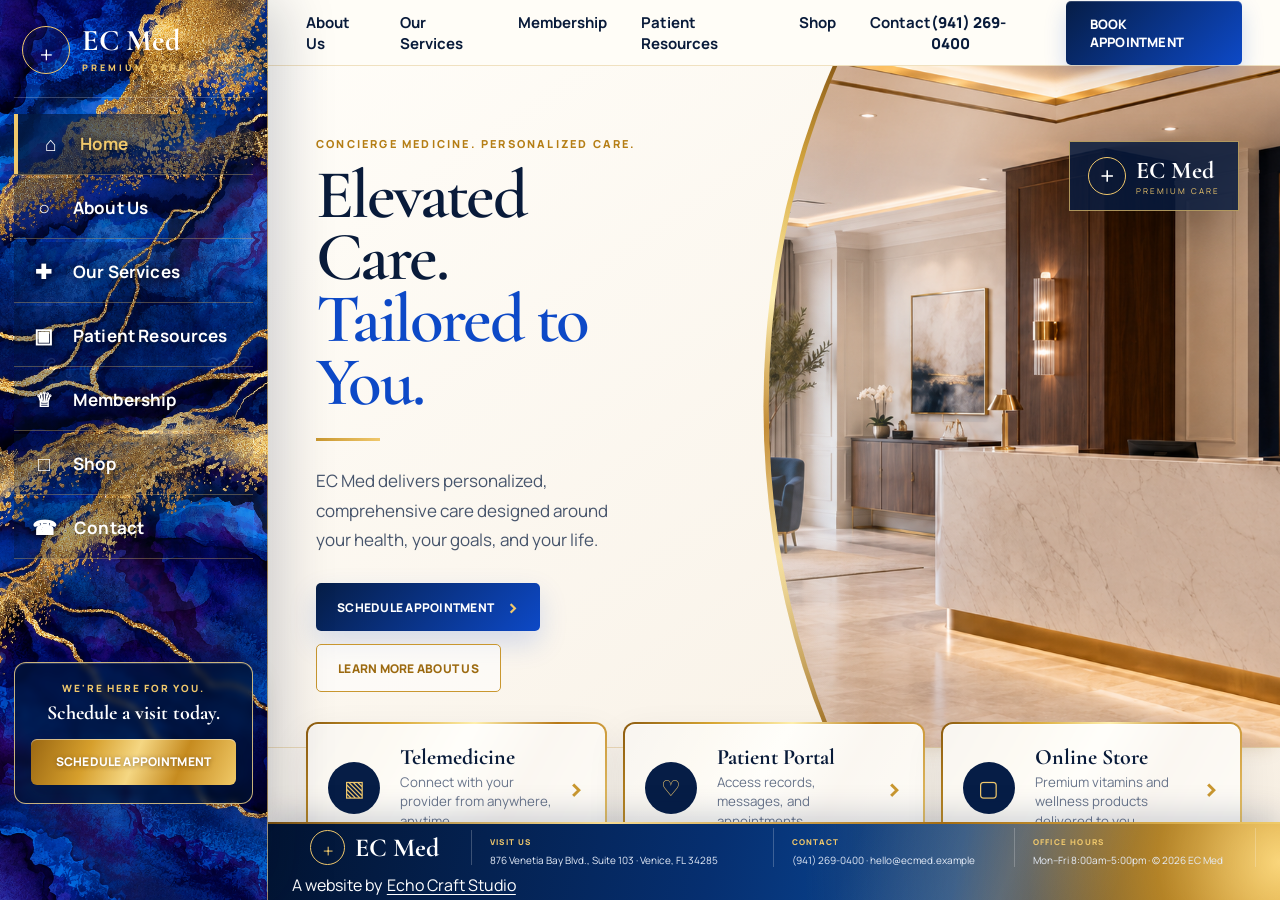
<file: index.html>
<!DOCTYPE html>
<html lang="en">
<head>
  <meta charset="UTF-8">
  <meta name="viewport" content="width=device-width, initial-scale=1.0">
  <title>EC Med | Elevated Care, Tailored to You</title>
  <meta name="description" content="EC Med premium concierge medical website concept by Echo Craft Studio.">
  <link rel="preconnect" href="https://fonts.googleapis.com">
  <link rel="preconnect" href="https://fonts.gstatic.com" crossorigin>
  <link href="https://fonts.googleapis.com/css2?family=Cormorant+Garamond:wght@500;600;700&family=Manrope:wght@400;500;600;700;800&display=swap" rel="stylesheet">
  <link rel="stylesheet" href="css/ecmed.css">
</head>
<body>
  <button class="mobile-menu" id="mobileMenu" aria-label="Open navigation"><span></span><span></span><span></span></button>
  <aside class="side-rail" id="sideRail">
    <a class="brand" href="#home" aria-label="EC Med home">
      <span class="brand-mark">+</span>
      <span class="brand-copy"><strong>EC Med</strong><small>PREMIUM CARE</small></span>
    </a>
    <nav class="side-nav" aria-label="Primary navigation">
      <a class="active" href="#home"><span>⌂</span>Home</a>
      <a href="#about"><span>○</span>About Us</a>
      <a href="#services"><span>✚</span>Our Services</a>
      <a href="#resources"><span>▣</span>Patient Resources</a>
      <a href="#membership"><span>♕</span>Membership</a>
      <a href="#store"><span>□</span>Shop</a>
      <a href="#contact"><span>☎</span>Contact</a>
    </nav>
    <div class="side-cta">
      <small>WE'RE HERE FOR YOU.</small>
      <strong>Schedule a visit today.</strong>
      <a href="#contact">SCHEDULE APPOINTMENT</a>
    </div>
  </aside>

  <div class="site-shell">
    <header class="topbar">
      <nav class="top-links" aria-label="Secondary navigation">
        <a href="#about">About Us</a><a href="#services">Our Services</a><a href="#membership">Membership</a><a href="#resources">Patient Resources</a><a href="#store">Shop</a><a href="#contact">Contact</a>
      </nav>
      <div class="top-actions"><a href="tel:9412690400">(941) 269-0400</a><a class="top-book" href="#contact">BOOK APPOINTMENT</a></div>
    </header>

    <main class="scroll-stage" id="scrollStage">
      <section class="hero" id="home">
        <div class="hero-copy reveal">
          <p class="eyebrow">CONCIERGE MEDICINE. PERSONALIZED CARE.</p>
          <h1>Elevated Care.<br><em>Tailored to You.</em></h1>
          <div class="gold-rule"></div>
          <p class="lead">EC Med delivers personalized, comprehensive care designed around your health, your goals, and your life.</p>
          <div class="hero-actions"><a class="btn-primary" href="#contact">SCHEDULE APPOINTMENT <b>›</b></a><a class="btn-secondary" href="#about">LEARN MORE ABOUT US</a></div>
        </div>
        <div class="hero-visual reveal">
          <img src="images/ecmed/hero-reception.png" alt="Luxury concierge medical reception with marble desk, navy accent wall and gold details">
          <div class="hero-badge"><span class="badge-mark">+</span><strong>EC Med</strong><small>PREMIUM CARE</small></div>
        </div>
      </section>

      <section class="quick-paths" aria-label="Quick patient links">
        <a href="#resources"><span class="path-icon">▧</span><span><strong>Telemedicine</strong><small>Connect with your provider from anywhere, anytime.</small></span><b>›</b></a>
        <a href="#resources"><span class="path-icon">♡</span><span><strong>Patient Portal</strong><small>Access records, messages, and appointments.</small></span><b>›</b></a>
        <a href="#store"><span class="path-icon">▢</span><span><strong>Online Store</strong><small>Premium vitamins and wellness products delivered to you.</small></span><b>›</b></a>
      </section>

      <section class="services-section" id="services">
        <div class="section-intro reveal"><p class="eyebrow">COMPREHENSIVE CARE</p><h2>Whole-person focus.</h2><p>Thoughtful, coordinated services that help patients feel better, live stronger, and stay ahead of preventable issues.</p><a href="services.html">EXPLORE ALL SERVICES →</a></div>
        <div class="services-grid">
          <article class="service-card reveal"><span>✓</span><h3>Preventive Care</h3><p>Proactive screenings, annual exams, and personalized wellness planning.</p></article>
          <article class="service-card reveal"><span>◈</span><h3>Hormone Optimization</h3><p>Balanced solutions focused on energy, vitality, and overall well-being.</p></article>
          <article class="service-card reveal"><span>▣</span><h3>Weight Management</h3><p>Sustainable, physician-guided programs built around your needs.</p></article>
          <article class="service-card reveal"><span>♡</span><h3>Chronic Care</h3><p>Long-term support for ongoing conditions and changing health needs.</p></article>
          <article class="service-card reveal"><span>✦</span><h3>Aesthetic Wellness</h3><p>Professional care designed to help you look and feel your best.</p></article>
          <article class="service-card reveal"><span>◇</span><h3>IV Therapy</h3><p>Targeted hydration and nutrition support delivered with clinical oversight.</p></article>
        </div>
      </section>

      <section class="trust-band" id="membership">
        <div><strong>Trusted Care.</strong><small>Personal attention with professional standards.</small></div>
        <div><strong>20+</strong><small>Years of combined medical experience.</small></div>
        <div><strong>5,000+</strong><small>Patients served across the community.</small></div>
        <div><strong>Concierge</strong><small>Unhurried appointments and direct access.</small></div>
      </section>

      <section class="physician" id="about">
        <div class="doctor-photo reveal"><img src="images/ecmed/doctor.jpg" alt="Friendly physician in a white medical coat"></div>
        <div class="doctor-copy reveal"><p class="eyebrow">MEET YOUR PHYSICIAN</p><h2>Experience. Dedication.<br>A higher standard of care.</h2><p>Our approach combines clinical excellence with the time, attention, and personal connection patients deserve. Every care plan begins with listening.</p><ul><li>Personalized care plans</li><li>Preventive and proactive focus</li><li>Convenient in-person and virtual access</li></ul><a class="text-link" href="about.html">MEET THE PHYSICIAN →</a></div>
        <aside class="testimonial reveal"><span>“</span><p>The team takes time to listen, explain, and build a plan that feels truly personal.</p><strong>— EC Med Patient</strong></aside>
      </section>

      <section class="feature-split" id="resources">
        <div class="feature-panel tele"><p class="eyebrow">CARE WHERE YOU ARE</p><h2>Telemedicine that fits your life.</h2><p>Secure virtual visits from home, work, or while traveling—without sacrificing personal attention.</p><a href="#contact">START VIRTUAL VISIT →</a></div>
        <div class="feature-panel store" id="store"><p class="eyebrow">WELLNESS DELIVERED</p><h2>Physician-selected products.</h2><p>A curated online store for vitamins, supplements, and eligible wellness products.</p><a href="#contact">VISIT THE STORE →</a></div>
      </section>

      <section class="contact-section" id="contact">
        <div><p class="eyebrow">READY WHEN YOU ARE</p><h2>Begin your next chapter of care.</h2><p>Call, schedule online, or use the patient portal to connect with EC Med.</p></div>
        <a class="btn-primary" href="mailto:hello@ecmed.example">REQUEST AN APPOINTMENT</a>
      </section>
    </main>

    <footer class="fixed-footer">
      <div class="footer-brand"><span>+</span><strong>EC Med</strong></div>
      <div><small>VISIT US</small><p>876 Venetia Bay Blvd., Suite 103 · Venice, FL 34285</p></div>
      <div><small>CONTACT</small><p>(941) 269-0400 · hello@ecmed.example</p></div>
      <div><small>OFFICE HOURS</small><p>Mon–Fri 8:00am–5:00pm · © 2026 EC Med</p></div>
    <span class="ec-studio-footer-credit" style="white-space:nowrap;display:inline-flex;gap:.3em;align-items:baseline">A website by <a href="https://echocraft.studio/" target="_blank" rel="noopener noreferrer" style="color:inherit;text-decoration:underline;text-underline-offset:3px">Echo Craft Studio</a></span></footer>
  </div>
  <script src="js/ecmed.js"></script>
</body>
</html>
</file>
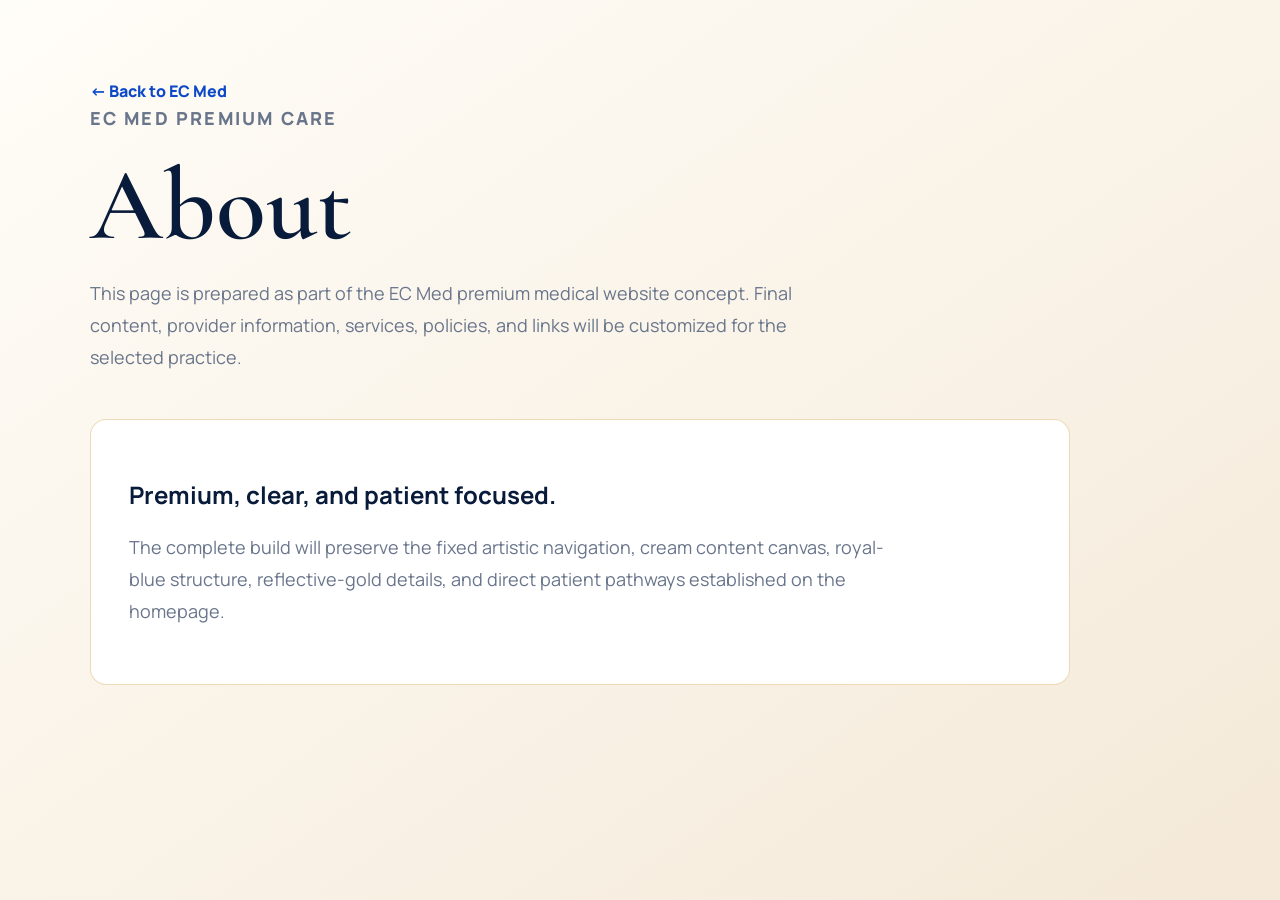
<file: about.html>
<!DOCTYPE html><html lang="en"><head><meta charset="UTF-8"><meta name="viewport" content="width=device-width,initial-scale=1"><title>EC Med | About</title><link rel="preconnect" href="https://fonts.googleapis.com"><link rel="preconnect" href="https://fonts.gstatic.com" crossorigin><link href="https://fonts.googleapis.com/css2?family=Cormorant+Garamond:wght@500;600;700&family=Manrope:wght@400;500;600;700;800&display=swap" rel="stylesheet"><link rel="stylesheet" href="css/ecmed.css"><style>body{overflow:auto;background:#fbf6ec}.inner{min-height:100vh;padding:80px 7vw;background:linear-gradient(145deg,#fffdf8,#f4e9d8)}.inner a{font-weight:800;color:#0d49c7}.inner h1{font:600 clamp(56px,8vw,110px)/.9 'Cormorant Garamond';margin:25px 0;color:#091b3a}.inner p{max-width:760px;font-size:18px;line-height:1.8;color:#69758b}.inner-card{margin-top:45px;max-width:980px;padding:38px;border:1px solid rgba(201,151,47,.35);background:white;border-radius:16px}</style></head><body><main class="inner"><a href="index.html">← Back to EC Med</a><p class="eyebrow">EC MED PREMIUM CARE</p><h1>About</h1><p>This page is prepared as part of the EC Med premium medical website concept. Final content, provider information, services, policies, and links will be customized for the selected practice.</p><div class="inner-card"><h2>Premium, clear, and patient focused.</h2><p>The complete build will preserve the fixed artistic navigation, cream content canvas, royal-blue structure, reflective-gold details, and direct patient pathways established on the homepage.</p></div></main></body></html>
</file>
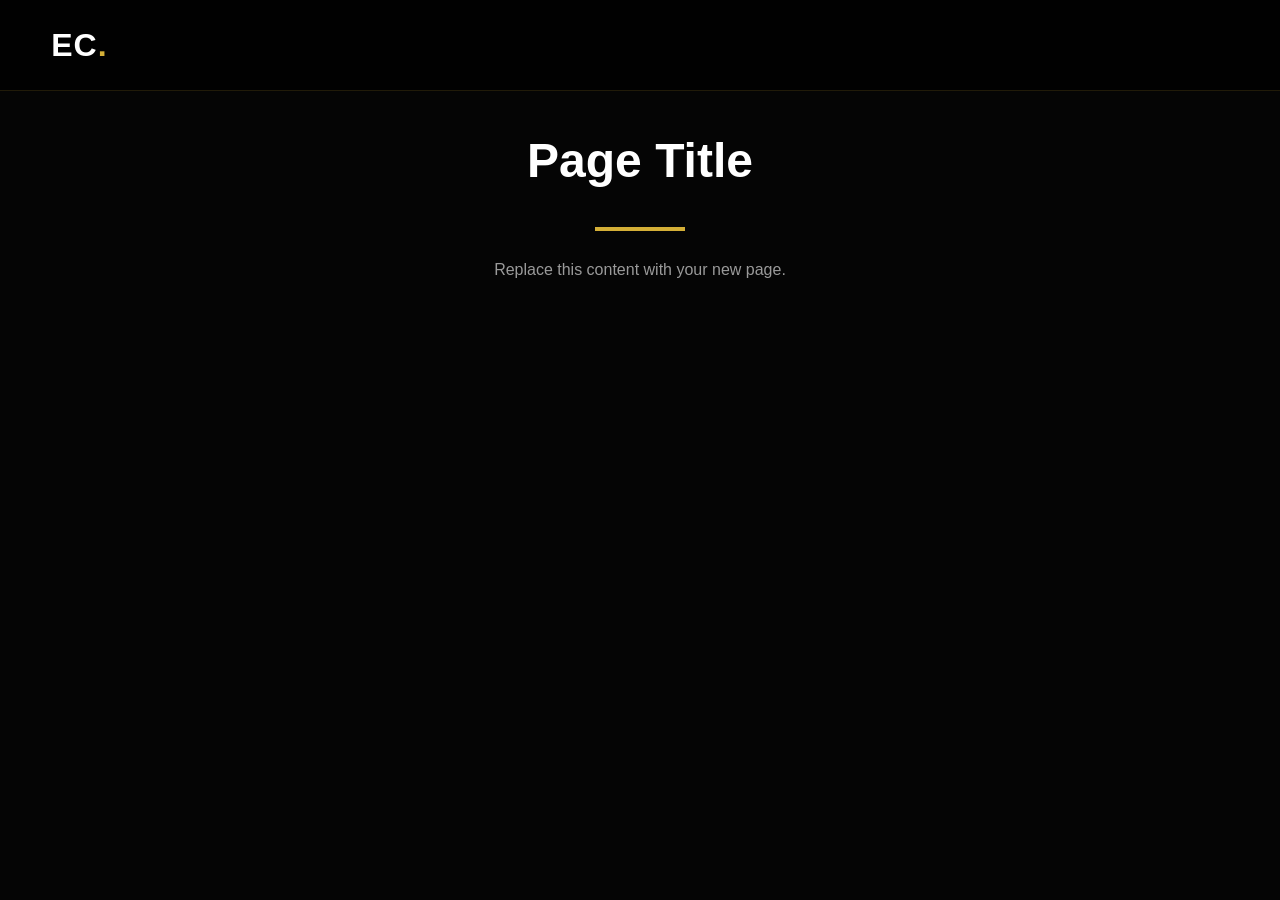
<file: blank.html>
<!DOCTYPE html>
<html lang="en">

<head>

    <meta charset="UTF-8">
    <meta name="viewport" content="width=device-width, initial-scale=1.0">

    <title>New Page | EC Framework</title>

    <link rel="stylesheet" href="css/style.css">
    <link rel="stylesheet" href="css/navigation.css">
    <link rel="stylesheet" href="css/components.css">
    <link rel="stylesheet" href="css/forms.css">
    <link rel="stylesheet" href="css/utilities.css">
    <link rel="stylesheet" href="css/responsive.css">

</head>

<body>

<header>

    <div class="nav-container">

        <a href="index.html" class="logo">
            EC<span>.</span>
        </a>

    </div>

</header>

<main>

<section>

    <div class="container">

        <div class="section-title">

            <h2>Page Title</h2>

            <div class="divider"></div>

            <p>

                Replace this content with your new page.

            </p>

        </div>

    </div>

</section>

</main>

</body>

</html>
</file>
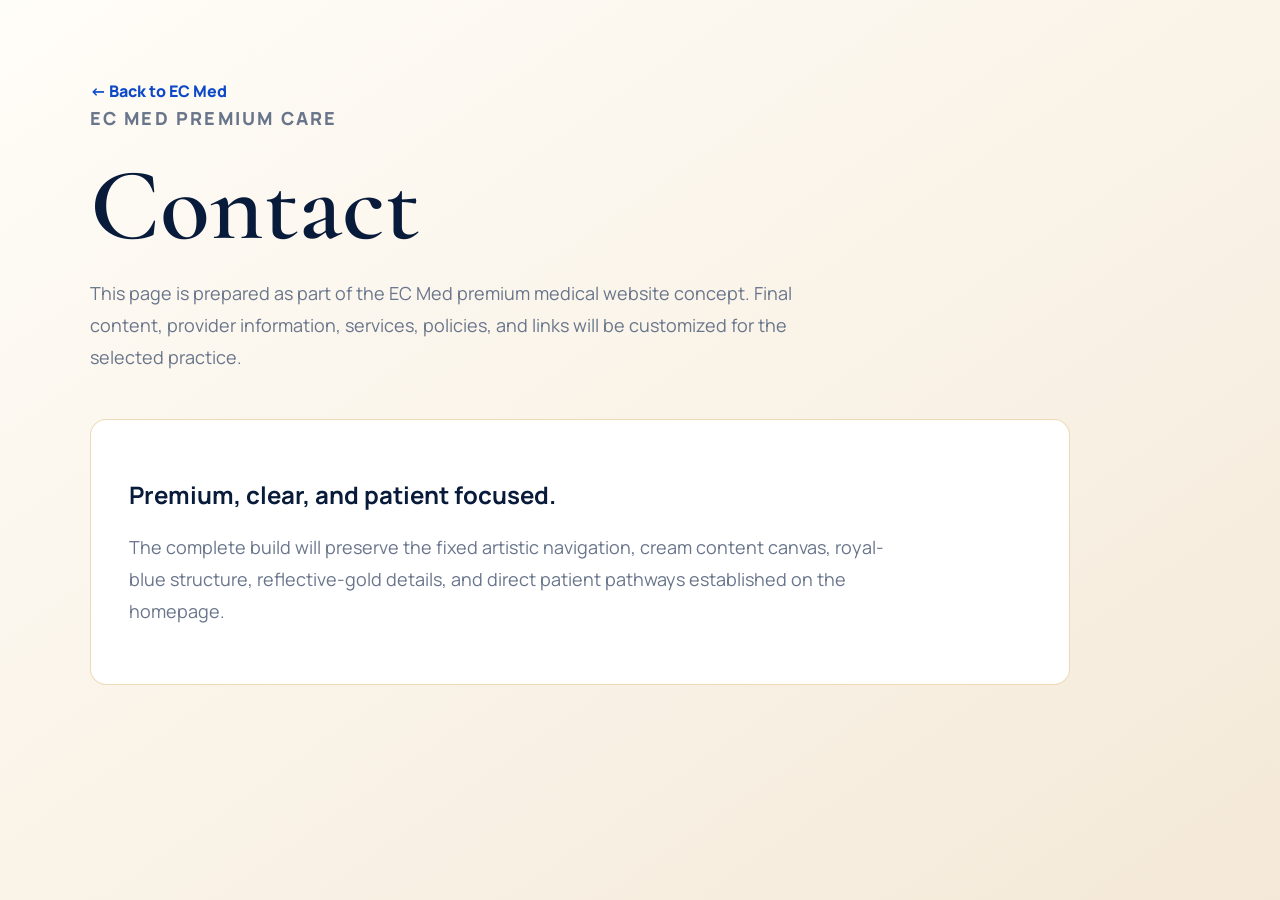
<file: contact.html>
<!DOCTYPE html><html lang="en"><head><meta charset="UTF-8"><meta name="viewport" content="width=device-width,initial-scale=1"><title>EC Med | Contact</title><link rel="preconnect" href="https://fonts.googleapis.com"><link rel="preconnect" href="https://fonts.gstatic.com" crossorigin><link href="https://fonts.googleapis.com/css2?family=Cormorant+Garamond:wght@500;600;700&family=Manrope:wght@400;500;600;700;800&display=swap" rel="stylesheet"><link rel="stylesheet" href="css/ecmed.css"><style>body{overflow:auto;background:#fbf6ec}.inner{min-height:100vh;padding:80px 7vw;background:linear-gradient(145deg,#fffdf8,#f4e9d8)}.inner a{font-weight:800;color:#0d49c7}.inner h1{font:600 clamp(56px,8vw,110px)/.9 'Cormorant Garamond';margin:25px 0;color:#091b3a}.inner p{max-width:760px;font-size:18px;line-height:1.8;color:#69758b}.inner-card{margin-top:45px;max-width:980px;padding:38px;border:1px solid rgba(201,151,47,.35);background:white;border-radius:16px}</style></head><body><main class="inner"><a href="index.html">← Back to EC Med</a><p class="eyebrow">EC MED PREMIUM CARE</p><h1>Contact</h1><p>This page is prepared as part of the EC Med premium medical website concept. Final content, provider information, services, policies, and links will be customized for the selected practice.</p><div class="inner-card"><h2>Premium, clear, and patient focused.</h2><p>The complete build will preserve the fixed artistic navigation, cream content canvas, royal-blue structure, reflective-gold details, and direct patient pathways established on the homepage.</p></div></main></body></html>
</file>
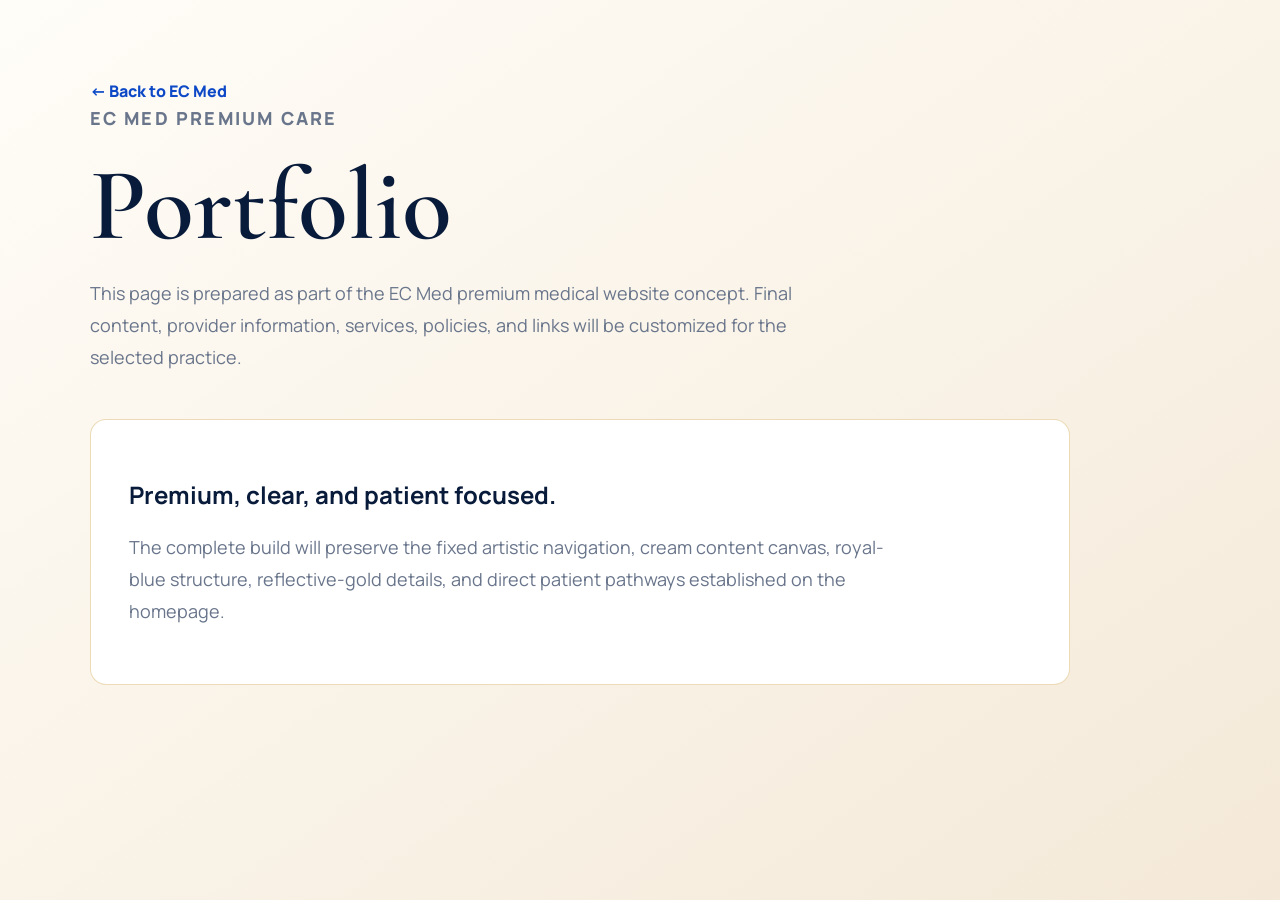
<file: portfolio.html>
<!DOCTYPE html><html lang="en"><head><meta charset="UTF-8"><meta name="viewport" content="width=device-width,initial-scale=1"><title>EC Med | Portfolio</title><link rel="preconnect" href="https://fonts.googleapis.com"><link rel="preconnect" href="https://fonts.gstatic.com" crossorigin><link href="https://fonts.googleapis.com/css2?family=Cormorant+Garamond:wght@500;600;700&family=Manrope:wght@400;500;600;700;800&display=swap" rel="stylesheet"><link rel="stylesheet" href="css/ecmed.css"><style>body{overflow:auto;background:#fbf6ec}.inner{min-height:100vh;padding:80px 7vw;background:linear-gradient(145deg,#fffdf8,#f4e9d8)}.inner a{font-weight:800;color:#0d49c7}.inner h1{font:600 clamp(56px,8vw,110px)/.9 'Cormorant Garamond';margin:25px 0;color:#091b3a}.inner p{max-width:760px;font-size:18px;line-height:1.8;color:#69758b}.inner-card{margin-top:45px;max-width:980px;padding:38px;border:1px solid rgba(201,151,47,.35);background:white;border-radius:16px}</style></head><body><main class="inner"><a href="index.html">← Back to EC Med</a><p class="eyebrow">EC MED PREMIUM CARE</p><h1>Portfolio</h1><p>This page is prepared as part of the EC Med premium medical website concept. Final content, provider information, services, policies, and links will be customized for the selected practice.</p><div class="inner-card"><h2>Premium, clear, and patient focused.</h2><p>The complete build will preserve the fixed artistic navigation, cream content canvas, royal-blue structure, reflective-gold details, and direct patient pathways established on the homepage.</p></div></main></body></html>
</file>
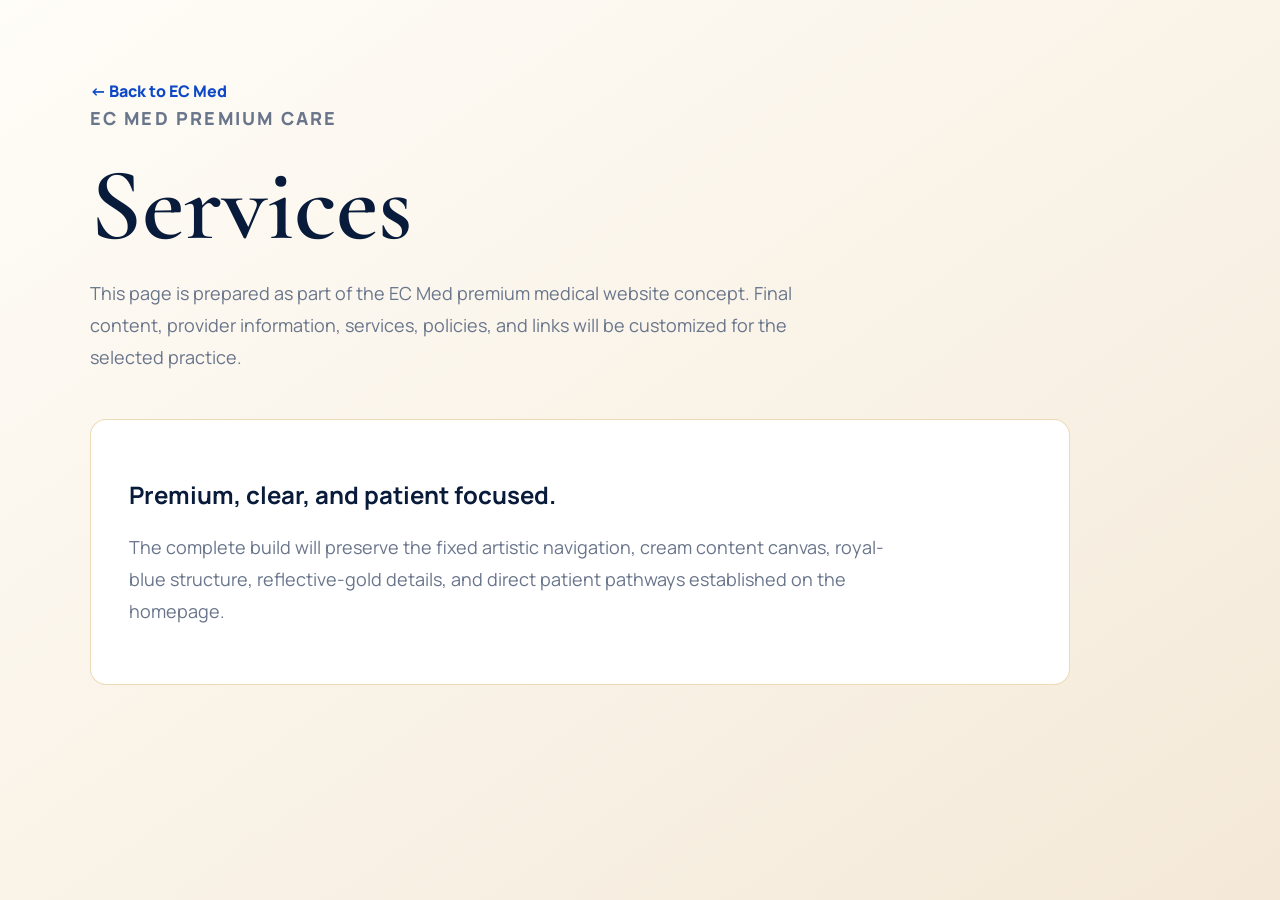
<file: services.html>
<!DOCTYPE html><html lang="en"><head><meta charset="UTF-8"><meta name="viewport" content="width=device-width,initial-scale=1"><title>EC Med | Services</title><link rel="preconnect" href="https://fonts.googleapis.com"><link rel="preconnect" href="https://fonts.gstatic.com" crossorigin><link href="https://fonts.googleapis.com/css2?family=Cormorant+Garamond:wght@500;600;700&family=Manrope:wght@400;500;600;700;800&display=swap" rel="stylesheet"><link rel="stylesheet" href="css/ecmed.css"><style>body{overflow:auto;background:#fbf6ec}.inner{min-height:100vh;padding:80px 7vw;background:linear-gradient(145deg,#fffdf8,#f4e9d8)}.inner a{font-weight:800;color:#0d49c7}.inner h1{font:600 clamp(56px,8vw,110px)/.9 'Cormorant Garamond';margin:25px 0;color:#091b3a}.inner p{max-width:760px;font-size:18px;line-height:1.8;color:#69758b}.inner-card{margin-top:45px;max-width:980px;padding:38px;border:1px solid rgba(201,151,47,.35);background:white;border-radius:16px}</style></head><body><main class="inner"><a href="index.html">← Back to EC Med</a><p class="eyebrow">EC MED PREMIUM CARE</p><h1>Services</h1><p>This page is prepared as part of the EC Med premium medical website concept. Final content, provider information, services, policies, and links will be customized for the selected practice.</p><div class="inner-card"><h2>Premium, clear, and patient focused.</h2><p>The complete build will preserve the fixed artistic navigation, cream content canvas, royal-blue structure, reflective-gold details, and direct patient pathways established on the homepage.</p></div></main></body></html>
</file>
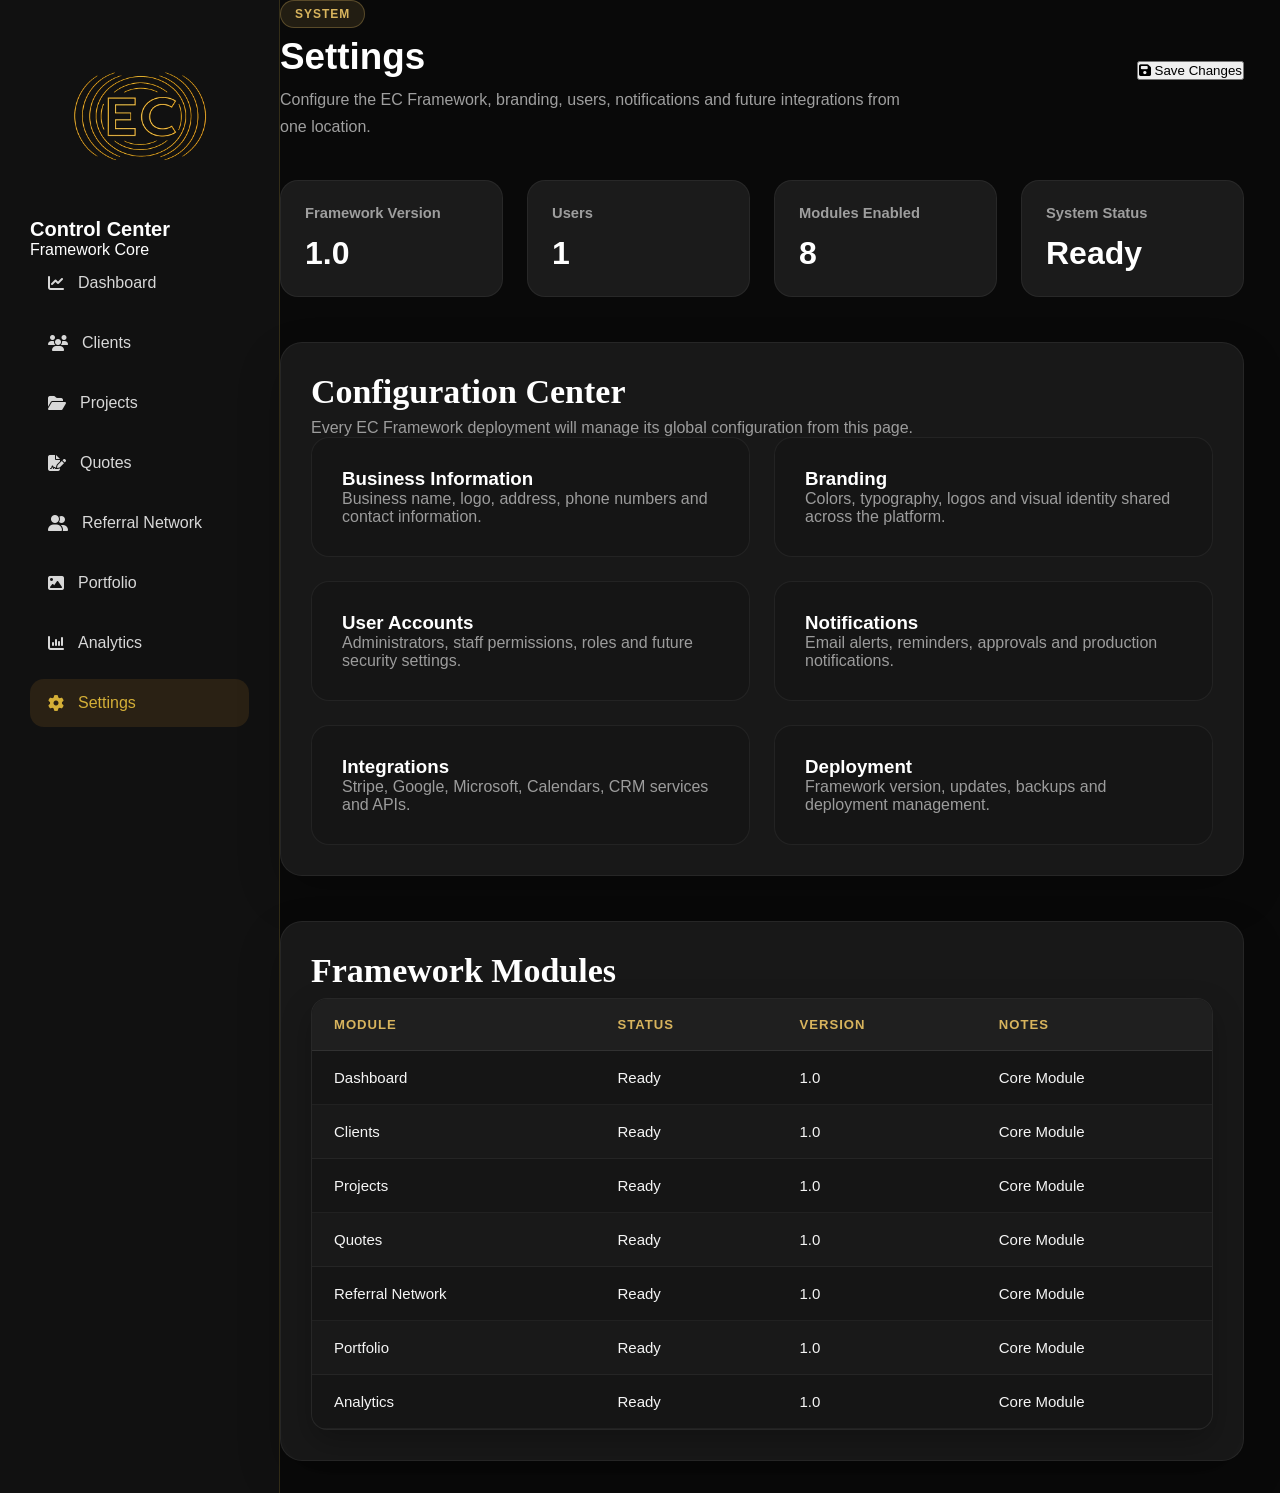
<file: admin/settings.html>
<!DOCTYPE html>
<html lang="en">

<head>

<meta charset="UTF-8">
<meta name="viewport" content="width=device-width, initial-scale=1.0">

<title>Settings | EC Control Center</title>

<link rel="stylesheet" href="css/admin.css">
<link rel="stylesheet" href="css/cards.css">
<link rel="stylesheet" href="css/dashboard.css">
<link rel="stylesheet" href="css/tables.css">
<link rel="stylesheet" href="css/modals.css">

<link rel="stylesheet"
href="https://cdnjs.cloudflare.com/ajax/libs/font-awesome/6.5.2/css/all.min.css">

</head>

<body>

<div class="dashboardLayout">

<aside class="sidebar">

<div class="logo">

<img src="images/ec-gold-logo.png" alt="Echo Craft">

<h2>Control Center</h2>

<span>Framework Core</span>

</div>

<nav>

<a href="dashboard.html">
<i class="fa-solid fa-chart-line"></i>
Dashboard
</a>

<a href="pages/clients.html">
<i class="fa-solid fa-users"></i>
Clients
</a>

<a href="pages/projects.html">
<i class="fa-solid fa-folder-open"></i>
Projects
</a>

<a href="pages/quotes.html">
<i class="fa-solid fa-file-signature"></i>
Quotes
</a>

<a href="pages/referrals.html">
<i class="fa-solid fa-user-group"></i>
Referral Network
</a>

<a href="pages/portfolio.html">
<i class="fa-solid fa-image"></i>
Portfolio
</a>

<a href="pages/analytics.html">
<i class="fa-solid fa-chart-column"></i>
Analytics
</a>

<a href="settings.html" class="active">
<i class="fa-solid fa-gear"></i>
Settings
</a>

</nav>

</aside>

<main class="mainContent">

<header class="pageHeader">

<div>

<span class="section-tag">

SYSTEM

</span>

<h1>Settings</h1>

<p>

Configure the EC Framework, branding, users, notifications and future integrations from one location.

</p>

</div>

<button class="primaryButton">

<i class="fa-solid fa-floppy-disk"></i>

Save Changes

</button>

</header>

<section class="statsGrid">

<div class="statCard">
<h3>Framework Version</h3>
<span>1.0</span>
</div>

<div class="statCard">
<h3>Users</h3>
<span>1</span>
</div>

<div class="statCard">
<h3>Modules Enabled</h3>
<span>8</span>
</div>

<div class="statCard">
<h3>System Status</h3>
<span>Ready</span>
</div>

</section>

<section class="activityCard">

<h2>Configuration Center</h2>

<p>

Every EC Framework deployment will manage its global configuration from this page.

</p>

<div class="cardsGrid">

<div class="infoCard">

<h3>Business Information</h3>

<p>Business name, logo, address, phone numbers and contact information.</p>

</div>

<div class="infoCard">

<h3>Branding</h3>

<p>Colors, typography, logos and visual identity shared across the platform.</p>

</div>

<div class="infoCard">

<h3>User Accounts</h3>

<p>Administrators, staff permissions, roles and future security settings.</p>

</div>

<div class="infoCard">

<h3>Notifications</h3>

<p>Email alerts, reminders, approvals and production notifications.</p>

</div>

<div class="infoCard">

<h3>Integrations</h3>

<p>Stripe, Google, Microsoft, Calendars, CRM services and APIs.</p>

</div>

<div class="infoCard">

<h3>Deployment</h3>

<p>Framework version, updates, backups and deployment management.</p>

</div>

</div>

</section>

<section class="activityCard">

<h2>Framework Modules</h2>

<div class="ec-table-wrapper">

<table class="ec-table">

<thead>

<tr>

<th>Module</th>
<th>Status</th>
<th>Version</th>
<th>Notes</th>

</tr>

</thead>

<tbody>

<tr>
<td>Dashboard</td>
<td>Ready</td>
<td>1.0</td>
<td>Core Module</td>
</tr>

<tr>
<td>Clients</td>
<td>Ready</td>
<td>1.0</td>
<td>Core Module</td>
</tr>

<tr>
<td>Projects</td>
<td>Ready</td>
<td>1.0</td>
<td>Core Module</td>
</tr>

<tr>
<td>Quotes</td>
<td>Ready</td>
<td>1.0</td>
<td>Core Module</td>
</tr>

<tr>
<td>Referral Network</td>
<td>Ready</td>
<td>1.0</td>
<td>Core Module</td>
</tr>

<tr>
<td>Portfolio</td>
<td>Ready</td>
<td>1.0</td>
<td>Core Module</td>
</tr>

<tr>
<td>Analytics</td>
<td>Ready</td>
<td>1.0</td>
<td>Core Module</td>
</tr>

</tbody>

</table>

</div>

</section>

</main>

</div>

</body>

</html>
</file>
<file: css/ecmed.css>
:root{--navy:#061d46;--royal:#0d49c7;--cream:#fbf6ec;--ivory:#fffdf8;--gold:#c9972f;--gold2:#f0c86c;--ink:#091b3a;--muted:#69758b;--line:rgba(201,151,47,.28);--side:268px;--foot:78px;--top:66px}*{box-sizing:border-box}html{scroll-behavior:smooth}body{margin:0;background:#061d46;color:var(--ink);font-family:Manrope,Arial,sans-serif;overflow:hidden}a{color:inherit;text-decoration:none}.side-rail{position:fixed;z-index:40;inset:0 auto 0 0;width:var(--side);padding:22px 14px calc(var(--foot) + 18px);display:flex;flex-direction:column;background-image:url('../images/ecmed/sidebar-texture.png');background-size:cover;background-position:center;color:white;border-right:1px solid rgba(240,200,108,.62);box-shadow:15px 0 50px rgba(3,19,51,.18)}.brand{display:flex;align-items:center;gap:12px;padding:4px 8px 23px;border-bottom:1px solid rgba(255,255,255,.22)}.brand-mark{width:48px;height:48px;border:1px solid var(--gold2);border-radius:50%;display:grid;place-items:center;font-family:Cormorant Garamond;font-size:32px;color:white;background:rgba(0,20,58,.18);box-shadow:inset 0 0 20px rgba(255,255,255,.06)}.brand-copy strong{display:block;font-family:Cormorant Garamond;font-size:30px;line-height:.9}.brand-copy small{display:block;color:var(--gold2);font-weight:800;font-size:9px;letter-spacing:3px;margin-top:7px}.side-nav{display:flex;flex-direction:column;margin-top:10px}.side-nav a{position:relative;display:flex;align-items:center;gap:14px;padding:15px 16px;border-bottom:1px solid rgba(255,255,255,.17);font-weight:700;font-size:15px;text-shadow:0 1px 8px rgba(0,0,0,.68);background:linear-gradient(90deg,rgba(0,18,52,.34),rgba(0,18,52,.08));transition:.25s}.side-nav a span{font-size:18px;color:white}.side-nav a:hover,.side-nav a.active{color:var(--gold2);padding-left:22px;background:linear-gradient(90deg,rgba(2,25,66,.82),rgba(2,25,66,.25));box-shadow:inset 4px 0 var(--gold2)}.side-cta{margin-top:auto;padding:15px;border:1px solid rgba(240,200,108,.65);border-radius:12px;background:rgba(1,20,52,.72);backdrop-filter:blur(3px)}.side-cta small,.side-cta strong{display:block}.side-cta small{font-size:9px;font-weight:800;letter-spacing:1.6px;color:var(--gold2)}.side-cta strong{font-family:Cormorant Garamond;font-size:18px;margin:5px 0 12px}.side-cta a{display:block;padding:11px 10px;text-align:center;background:linear-gradient(135deg,#b88220,#efc55e);color:white;font-weight:800;font-size:11px;border-radius:6px}.site-shell{margin-left:var(--side);height:100vh;background:var(--cream)}.topbar{height:var(--top);position:fixed;top:0;right:0;left:var(--side);z-index:30;display:flex;align-items:center;justify-content:space-between;padding:0 34px;background:rgba(255,253,248,.94);border-bottom:1px solid var(--line);backdrop-filter:blur(16px)}.top-links{display:flex;gap:30px;font-size:13px;font-weight:700}.top-links a:hover{color:var(--gold)}.top-actions{display:flex;align-items:center;gap:25px;font-size:13px;font-weight:800}.top-book{background:linear-gradient(135deg,var(--navy),var(--royal));color:white;padding:12px 18px;border-radius:5px;box-shadow:0 8px 20px rgba(13,73,199,.16)}.scroll-stage{position:fixed;left:var(--side);right:0;top:var(--top);bottom:var(--foot);overflow-y:auto;overflow-x:hidden;background:linear-gradient(145deg,#fffdf8,#f7efe3)}.hero{min-height:550px;display:grid;grid-template-columns:42% 58%;position:relative;border-bottom:1px solid var(--line)}.hero-copy{padding:70px 48px 55px;display:flex;flex-direction:column;justify-content:center}.eyebrow{color:#b57e15;font-size:11px;letter-spacing:2.2px;font-weight:800;margin:0 0 13px}.hero h1,.section-intro h2,.doctor-copy h2,.feature-panel h2,.contact-section h2{font-family:Cormorant Garamond,Georgia,serif;font-weight:600}.hero h1{font-size:clamp(50px,5.4vw,84px);line-height:.9;letter-spacing:-2.6px;margin:0;color:var(--ink)}.hero h1 em{font-style:normal;color:var(--royal)}.gold-rule{width:64px;height:3px;background:linear-gradient(90deg,var(--gold),var(--gold2));margin:25px 0}.lead{max-width:520px;color:#47556c;font-size:17px;line-height:1.75;margin:0}.hero-actions{display:flex;gap:13px;margin-top:28px;flex-wrap:wrap}.btn-primary,.btn-secondary{display:inline-flex;align-items:center;justify-content:center;min-height:48px;padding:0 21px;font-size:12px;font-weight:800;letter-spacing:.25px;border-radius:5px}.btn-primary{background:linear-gradient(135deg,var(--navy),var(--royal));color:white;box-shadow:0 12px 28px rgba(13,73,199,.17)}.btn-primary b{font-size:21px;color:var(--gold2);margin-left:12px}.btn-secondary{border:1px solid var(--gold);color:#9c6a10;background:rgba(255,255,255,.54)}.hero-visual{position:relative;overflow:hidden;clip-path:ellipse(88% 100% at 100% 50%);border-left:2px solid var(--gold)}.hero-visual img{width:100%;height:100%;object-fit:cover;object-position:center;display:block}.hero-visual:after{content:"";position:absolute;inset:0;background:linear-gradient(90deg,rgba(251,246,236,.18),transparent 30%)}.hero-badge{position:absolute;right:7%;top:11%;z-index:2;padding:14px 18px;border:1px solid rgba(240,200,108,.7);background:rgba(5,25,62,.85);color:white;display:grid;grid-template-columns:auto auto;gap:0 10px;align-items:center;box-shadow:0 16px 45px rgba(0,0,0,.18)}.badge-mark{grid-row:1/3;width:38px;height:38px;border:1px solid var(--gold2);border-radius:50%;display:grid;place-items:center;font-size:25px}.hero-badge strong{font-family:Cormorant Garamond;font-size:24px}.hero-badge small{font-size:8px;color:var(--gold2);letter-spacing:2px}.quick-paths{display:grid;grid-template-columns:repeat(3,1fr);gap:16px;padding:0 38px;transform:translateY(-26px);position:relative;z-index:4}.quick-paths>a{display:grid;grid-template-columns:58px 1fr auto;align-items:center;gap:14px;padding:20px;background:rgba(255,255,255,.92);border:1px solid var(--line);border-radius:12px;box-shadow:0 15px 38px rgba(22,36,65,.09);transition:.25s}.quick-paths>a:hover{transform:translateY(-5px);box-shadow:0 22px 45px rgba(22,36,65,.14)}.path-icon{width:52px;height:52px;border-radius:50%;display:grid;place-items:center;background:var(--navy);color:var(--gold2);font-size:22px}.quick-paths strong{display:block;font-family:Cormorant Garamond;font-size:22px}.quick-paths small{display:block;color:var(--muted);line-height:1.45;margin-top:3px}.quick-paths b{color:var(--gold);font-size:28px}.services-section{display:grid;grid-template-columns:28% 72%;padding:45px 38px 62px;gap:28px}.section-intro{padding:26px 20px}.section-intro h2{font-size:42px;margin:0 0 15px}.section-intro>p:not(.eyebrow){color:var(--muted);line-height:1.7}.section-intro a,.text-link,.feature-panel a{display:inline-block;color:var(--navy);font-weight:800;font-size:12px;margin-top:14px}.services-grid{display:grid;grid-template-columns:repeat(3,1fr);gap:12px}.service-card{padding:24px 20px;border:1px solid var(--line);background:rgba(255,255,255,.62);border-radius:11px;min-height:185px;transition:.25s}.service-card:hover{transform:translateY(-4px);background:white;box-shadow:0 17px 36px rgba(23,38,65,.08)}.service-card span{width:42px;height:42px;border-radius:50%;display:grid;place-items:center;background:var(--navy);color:var(--gold2);font-size:18px}.service-card h3{font-family:Cormorant Garamond;font-size:23px;margin:15px 0 5px}.service-card p{color:var(--muted);line-height:1.55;font-size:13px}.trust-band{display:grid;grid-template-columns:repeat(4,1fr);background:linear-gradient(110deg,#052356,#073b87);color:white;border-top:1px solid var(--gold);border-bottom:1px solid var(--gold)}.trust-band>div{padding:25px 26px;border-right:1px solid rgba(255,255,255,.2)}.trust-band strong{display:block;font-family:Cormorant Garamond;color:var(--gold2);font-size:28px}.trust-band small{display:block;margin-top:5px;line-height:1.45;color:#dbe6fb}.physician{display:grid;grid-template-columns:28% 43% 29%;padding:58px 38px;gap:28px;align-items:center}.doctor-photo{height:390px;border-radius:18px;overflow:hidden;border:1px solid var(--line);box-shadow:0 25px 55px rgba(17,31,57,.15)}.doctor-photo img{width:100%;height:100%;object-fit:cover;object-position:center top}.doctor-copy{padding:0 10px}.doctor-copy h2{font-size:45px;line-height:1.02;margin:0 0 18px}.doctor-copy>p:not(.eyebrow){color:var(--muted);line-height:1.75}.doctor-copy ul{padding-left:20px;color:#394861;line-height:1.9}.testimonial{padding:38px;background:var(--navy);color:white;border-radius:16px;border:1px solid var(--gold);box-shadow:0 18px 40px rgba(7,29,70,.18)}.testimonial span{font-family:Cormorant Garamond;color:var(--gold2);font-size:70px;line-height:.5}.testimonial p{font-family:Cormorant Garamond;font-size:25px;line-height:1.25}.testimonial strong{color:var(--gold2);font-size:12px}.feature-split{display:grid;grid-template-columns:1fr 1fr}.feature-panel{min-height:300px;padding:55px;background:#ece5d9}.feature-panel.tele{background:linear-gradient(130deg,#041b43,#0d49c7);color:white}.feature-panel.store{background:linear-gradient(130deg,#f0e1c9,#fffaf0)}.feature-panel h2{font-size:45px;line-height:1;margin:0 0 15px}.feature-panel p:not(.eyebrow){max-width:560px;line-height:1.7}.feature-panel.tele a{color:var(--gold2)}.contact-section{padding:65px 55px;display:flex;justify-content:space-between;align-items:center;gap:30px}.contact-section h2{font-size:48px;margin:0 0 10px}.contact-section p:not(.eyebrow){color:var(--muted)}.fixed-footer{position:fixed;z-index:31;left:var(--side);right:0;bottom:0;height:var(--foot);display:grid;grid-template-columns:180px 1.25fr 1fr 1fr;align-items:center;background:linear-gradient(100deg,#031735,#062d67);color:white;border-top:1px solid var(--gold);padding:0 24px}.fixed-footer>div{padding:0 18px;border-right:1px solid rgba(255,255,255,.16)}.footer-brand{display:flex;align-items:center;gap:10px;font-family:Cormorant Garamond;font-size:26px}.footer-brand span{width:35px;height:35px;border:1px solid var(--gold2);border-radius:50%;display:grid;place-items:center;color:var(--gold2)}.fixed-footer small{color:var(--gold2);font-weight:800;font-size:8px;letter-spacing:1.2px}.fixed-footer p{font-size:10px;margin:3px 0 0;color:#e6edf9}.mobile-menu{display:none}.reveal{opacity:0;transform:translateY(18px);transition:.75s ease}.reveal.visible{opacity:1;transform:none}
@media(max-width:1100px){:root{--side:220px}.top-links{gap:16px}.hero{grid-template-columns:48% 52%}.services-section{grid-template-columns:1fr}.section-intro{padding:0}.physician{grid-template-columns:34% 66%}.testimonial{grid-column:1/-1}.fixed-footer{grid-template-columns:150px 1fr 1fr}.fixed-footer>div:last-child{display:none}}
@media(max-width:780px){body{overflow:auto;background:var(--cream)}:root{--top:64px;--foot:0px}.side-rail{transform:translateX(-102%);transition:.3s;width:min(86vw,330px);padding-bottom:25px}.side-rail.open{transform:none}.mobile-menu{display:flex;position:fixed;z-index:60;top:16px;right:16px;width:43px;height:38px;border:0;border-radius:6px;background:var(--navy);padding:9px;flex-direction:column;justify-content:space-between}.mobile-menu span{display:block;height:2px;background:white}.site-shell{margin:0;height:auto}.topbar{left:0;padding:0 72px 0 18px}.top-links{display:none}.top-actions>a:first-child{display:none}.top-book{padding:10px 12px;font-size:10px}.scroll-stage{position:relative;inset:auto;top:var(--top);overflow:visible;padding-bottom:var(--top)}.hero{grid-template-columns:1fr;min-height:0}.hero-copy{padding:45px 22px 34px}.hero h1{font-size:56px}.hero-visual{height:360px;clip-path:none;border-left:0;border-top:2px solid var(--gold)}.hero-badge{top:20px;right:20px}.quick-paths{grid-template-columns:1fr;padding:18px 16px;transform:none}.services-section{padding:45px 18px}.services-grid{grid-template-columns:1fr}.trust-band{grid-template-columns:1fr 1fr}.trust-band>div:nth-child(2n){border-right:0}.physician{grid-template-columns:1fr;padding:45px 18px}.doctor-photo{height:440px}.doctor-copy h2,.feature-panel h2,.contact-section h2{font-size:40px}.feature-split{grid-template-columns:1fr}.feature-panel{padding:42px 24px}.contact-section{padding:48px 22px;display:block}.contact-section .btn-primary{margin-top:20px}.fixed-footer{display:none}}


/* =========================================================
   EC Med premium refinement — restrained reflective gold
   ========================================================= */

/* Give the desktop navigation more presence without crowding it. */
.side-nav{margin-top:16px;gap:3px}
.side-nav a{
  gap:17px;
  padding:18px 18px;
  font-size:17px;
  line-height:1.2;
  letter-spacing:.15px;
  border-bottom:1px solid rgba(240,200,108,.32);
}
.side-nav a span{font-size:20px;min-width:24px;text-align:center}
.side-nav a:hover,.side-nav a.active{padding-left:25px}

.side-cta{
  padding:18px 16px;
  text-align:center;
  border-color:rgba(246,215,139,.82);
  box-shadow:inset 0 1px rgba(255,255,255,.16),0 14px 30px rgba(0,17,51,.22);
}
.side-cta small{font-size:10px;letter-spacing:1.8px}
.side-cta strong{font-size:20px;line-height:1.15;margin:7px 0 14px}
.side-cta a{
  min-height:46px;
  display:flex;
  align-items:center;
  justify-content:center;
  padding:12px 13px;
  font-size:12px;
  line-height:1.2;
  letter-spacing:.15px;
  background:linear-gradient(112deg,#9b6813 0%,#d69f2c 28%,#f5d783 50%,#c68b1f 72%,#f0c967 100%);
  color:#fff;
  text-shadow:0 1px 4px rgba(75,42,0,.55);
  box-shadow:inset 0 1px rgba(255,255,255,.48),0 8px 18px rgba(0,0,0,.18);
}

/* Larger, calmer top navigation. */
.topbar{padding:0 38px}
.top-links{gap:34px;font-size:15px}
.top-actions{gap:27px;font-size:15px}
.top-book{
  padding:14px 24px;
  font-size:13px;
  letter-spacing:.2px;
  box-shadow:0 9px 22px rgba(13,73,199,.20),inset 0 1px rgba(255,255,255,.18);
}

/* Reflective metal trim that follows the curved hero silhouette. */
.hero-visual{
  border-left:0;
  filter:
    drop-shadow(-2px 0 0 #f7df9a)
    drop-shadow(-4px 0 0 #bd8120)
    drop-shadow(-6px 0 0 rgba(96,55,3,.42));
}
.hero-visual::before{
  content:"";
  position:absolute;
  inset:0;
  z-index:3;
  pointer-events:none;
  background:
    linear-gradient(115deg,transparent 0 32%,rgba(255,255,255,.34) 42%,transparent 52%) border-box;
  opacity:.45;
  mix-blend-mode:screen;
}

/* Reflective gold framing around the physician portrait. */
.doctor-photo{
  border:2px solid transparent;
  background:
    linear-gradient(var(--ivory),var(--ivory)) padding-box,
    linear-gradient(135deg,#8c5d12 0%,#e3b84e 24%,#fff1b8 45%,#b77b18 69%,#f0ce73 100%) border-box;
  box-shadow:
    0 25px 55px rgba(17,31,57,.15),
    0 0 0 1px rgba(255,255,255,.42) inset;
}

/* Fine metallic dividers throughout the page. */
.quick-paths,
.services-section,
.physician,
.feature-split,
.contact-section{
  position:relative;
}
.quick-paths::after,
.services-section::after,
.physician::after,
.feature-split::after,
.contact-section::after{
  content:"";
  position:absolute;
  left:38px;
  right:38px;
  bottom:0;
  height:2px;
  background:linear-gradient(90deg,transparent,#a66e12 8%,#f2cf78 33%,#b57b18 66%,#f3d58d 88%,transparent);
  box-shadow:0 1px rgba(255,255,255,.5);
  pointer-events:none;
}
.quick-paths>a,
.service-card,
.feature-panel,
.testimonial{
  border-color:rgba(198,139,31,.46);
}
.service-card,
.quick-paths>a{
  box-shadow:inset 0 1px rgba(255,255,255,.62),0 12px 28px rgba(22,36,65,.055);
}

/* Navy-to-gold reflected footer treatment.  Text colors remain unchanged. */
.fixed-footer{
  isolation:isolate;
  overflow:hidden;
  background:
    radial-gradient(circle at 100% 50%,rgba(255,221,131,.92) 0%,rgba(208,150,38,.72) 12%,rgba(177,112,18,.30) 25%,transparent 47%),
    linear-gradient(102deg,#021432 0%,#062f70 44%,#0a4a9a 68%,#7a5418 91%,#c68a22 100%);
  border-top:2px solid transparent;
  border-image:linear-gradient(90deg,#83560f,#f6dc94,#a66d11,#f0cb68) 1;
  box-shadow:0 -8px 30px rgba(4,28,70,.18);
}
.fixed-footer::before{
  content:"";
  position:absolute;
  inset:0;
  z-index:-1;
  background:linear-gradient(112deg,transparent 0 57%,rgba(255,255,255,.13) 73%,transparent 84%);
  pointer-events:none;
}
.fixed-footer>div{border-right-color:rgba(255,255,255,.22)}

@media(max-width:1100px){
  .side-nav a{font-size:16px;padding:16px 14px;gap:13px}
  .top-links{gap:20px;font-size:14px}
  .top-actions{font-size:14px}
}

@media(max-width:780px){
  .side-nav a{font-size:17px;padding:17px 18px}
  .hero-visual{
    filter:
      drop-shadow(0 -2px 0 #f7df9a)
      drop-shadow(0 -4px 0 #bd8120);
  }
  .top-book{padding:11px 15px;font-size:11px}
  .quick-paths::after,
  .services-section::after,
  .physician::after,
  .feature-split::after,
  .contact-section::after{left:18px;right:18px}
}

/* =========================================================
   EC Med refinement v4 — isolated hero trim + separate cards
   ========================================================= */

/* Build the metallic trim as a true curved inlay instead of a shadow. */
.hero-visual{
  filter:none;
  border-left:0;
  background:linear-gradient(
    180deg,
    #8a5810 0%,
    #d8a735 16%,
    #fff0ad 34%,
    #b87713 53%,
    #f4d77f 72%,
    #946012 100%
  );
  box-shadow:-7px 0 18px rgba(123,79,8,.20);
}
.hero-visual img{
  position:absolute;
  inset:0 0 0 6px;
  width:calc(100% - 6px);
  height:100%;
  clip-path:ellipse(88% 100% at 100% 50%);
}
.hero-visual::before{
  content:"";
  position:absolute;
  inset:0;
  z-index:2;
  pointer-events:none;
  clip-path:ellipse(88% 100% at 100% 50%);
  background:linear-gradient(112deg,transparent 22%,rgba(255,255,255,.42) 34%,transparent 47%);
  mix-blend-mode:screen;
  opacity:.5;
}
.hero-visual::after{
  z-index:3;
}

/* Remove the single connecting underline beneath the three quick paths. */
.quick-paths::after{display:none}

/* Give each quick-path card its own restrained reflective-gold outline. */
.quick-paths>a{
  border:2px solid transparent;
  background:
    linear-gradient(rgba(255,255,255,.94),rgba(255,255,255,.94)) padding-box,
    linear-gradient(120deg,#8b5a0e 0%,#d8a633 24%,#fff0ae 45%,#b77816 67%,#efd078 100%) border-box;
  box-shadow:
    inset 0 1px rgba(255,255,255,.72),
    0 15px 38px rgba(22,36,65,.09);
}
.quick-paths>a:hover{
  border-color:transparent;
  box-shadow:
    inset 0 1px rgba(255,255,255,.78),
    0 22px 45px rgba(22,36,65,.14),
    0 0 0 1px rgba(255,225,145,.18);
}

@media(max-width:780px){
  .hero-visual{
    background:linear-gradient(90deg,#8a5810,#f5d986 46%,#9b6411);
    box-shadow:0 -6px 16px rgba(123,79,8,.17);
  }
  .hero-visual img{
    inset:6px 0 0 0;
    width:100%;
    height:calc(100% - 6px);
    clip-path:none;
  }
  .hero-visual::before{clip-path:none}
}
</file>
<file: css/style.css>
/* ==========================================
   EC Framework v1.0
   Global Styles
========================================== */

:root{

    --primary:#050505;
    --secondary:#111111;
    --accent:#D4AF37;

    --white:#FFFFFF;
    --light:#EDEDED;
    --gray:#9A9A9A;

    --max-width:1400px;

    --transition:.30s ease;

}

*{
    margin:0;
    padding:0;
    box-sizing:border-box;
}

html{
    scroll-behavior:smooth;
}

body{

    background:var(--primary);

    color:var(--white);

    font-family:
        "Segoe UI",
        Arial,
        Helvetica,
        sans-serif;

    line-height:1.7;

    overflow-x:hidden;

}

img{
    display:block;
    max-width:100%;
}

a{
    text-decoration:none;
    color:inherit;
}

section{
    padding:120px 0;
}

/* ==========================================
   HERO
========================================== */

.hero{

    min-height:100vh;

    display:flex;

    align-items:center;

    background:
    linear-gradient(rgba(0,0,0,.72),
    rgba(0,0,0,.80)),
    url("../images/backgrounds/hero.jpg")
    center center/cover no-repeat;

}

.hero-content{

    max-width:760px;

}

.hero-tag{

    color:var(--accent);

    letter-spacing:4px;

    text-transform:uppercase;

    margin-bottom:20px;

}

.hero h1{

    font-size:4.5rem;

    line-height:1.1;

    margin-bottom:30px;

}

.hero-description{

    font-size:1.2rem;

    max-width:650px;

    color:var(--light);

    margin-bottom:45px;

}

.hero-buttons{

    display:flex;

    gap:20px;

    flex-wrap:wrap;

}

/* ==========================================
   BUTTONS
========================================== */

.btn{

    display:inline-block;

    padding:18px 38px;

    background:var(--accent);

    color:#000;

    border-radius:50px;

    font-weight:700;

    transition:var(--transition);

}

.btn:hover{

    transform:translateY(-4px);

}

.btn-outline{

    display:inline-block;

    padding:18px 38px;

    border:2px solid var(--accent);

    color:var(--white);

    border-radius:50px;

    transition:var(--transition);

}

.btn-outline:hover{

    background:var(--accent);

    color:#000;

}

/* ==========================================
   CTA
========================================== */

#cta .glass{

    padding:80px 50px;

    text-align:center;

}

#cta h2{

    font-size:3rem;

    margin-bottom:20px;

}

#cta p{

    font-size:1.2rem;

    margin-bottom:40px;

}
</file>
<file: css/navigation.css>
/* ==========================================
   EC Framework v1.0
   Navigation
========================================== */

header{

    position:fixed;

    top:0;

    left:0;

    width:100%;

    z-index:1000;

    background:rgba(0,0,0,.65);

    backdrop-filter:blur(18px);

    border-bottom:1px solid rgba(212,175,55,.15);

}

.nav-container{

    width:min(92%,1400px);

    margin:auto;

    height:90px;

    display:flex;

    justify-content:space-between;

    align-items:center;

}

.logo{

    font-size:2rem;

    font-weight:700;

    color:#fff;

    letter-spacing:1px;

}

.logo span{

    color:#D4AF37;

}

nav ul{

    display:flex;

    list-style:none;

    gap:45px;

}

nav a{

    color:#fff;

    font-size:1rem;

    font-weight:500;

    transition:.30s;

}

nav a:hover{

    color:#D4AF37;

}

.cta-button{

    display:inline-block;

    padding:14px 28px;

    background:#D4AF37;

    color:#000;

    border-radius:40px;

    font-weight:700;

    transition:.30s;

}

.cta-button:hover{

    transform:translateY(-3px);

}

@media(max-width:991px){

    nav{

        display:none;

    }

    .cta-button{

        display:none;

    }

}
</file>
<file: css/components.css>
/* ==========================================
   EC Framework v1.0
   Components
========================================== */

.section-title{

    text-align:center;

    margin-bottom:70px;

}

.section-title h2{

    font-size:3rem;

    margin-bottom:20px;

}

.section-title p{

    max-width:720px;

    margin:auto;

    color:var(--gray);

}

.divider{

    width:90px;

    height:4px;

    background:#D4AF37;

    margin:25px auto;

}

.card{

    background:#111;

    padding:40px;

    border-radius:18px;

    border:1px solid rgba(212,175,55,.10);

    transition:.35s;

}

.card:hover{

    transform:translateY(-8px);

    border-color:#D4AF37;

}

.card h3{

    margin-bottom:20px;

    color:#fff;

}

.card p{

    color:#bdbdbd;

}

.glass{

    background:rgba(255,255,255,.05);

    border:1px solid rgba(255,255,255,.08);

    border-radius:20px;

    backdrop-filter:blur(20px);

}
</file>
<file: css/forms.css>
/* ==========================================
   EC Framework v1.0
   Forms
========================================== */

form{
    width:100%;
}

input,
textarea,
select{

    width:100%;

    padding:16px;

    margin-bottom:20px;

    background:#111;

    color:#fff;

    border:1px solid rgba(255,255,255,.12);

    border-radius:10px;

    font-size:1rem;

    outline:none;

    transition:.30s;

}

input:focus,
textarea:focus,
select:focus{

    border-color:var(--accent);

}

textarea{

    resize:vertical;

    min-height:180px;

}

button{

    cursor:pointer;

    border:none;

}
</file>
<file: css/utilities.css>
/* ==========================================
   EC Framework v1.0
   Utilities
========================================== */

/* Layout */

.container{
    width:min(92%, 1400px);
    margin-inline:auto;
}

.flex{
    display:flex;
}

.flex-column{
    display:flex;
    flex-direction:column;
}

.flex-center{
    display:flex;
    align-items:center;
    justify-content:center;
}

.flex-between{
    display:flex;
    align-items:center;
    justify-content:space-between;
}

.grid{
    display:grid;
}

.grid-2{
    display:grid;
    grid-template-columns:repeat(2, minmax(0, 1fr));
    gap:32px;
}

.grid-3{
    display:grid;
    grid-template-columns:repeat(3, minmax(0, 1fr));
    gap:32px;
}

/* Text */

.text-center{
    text-align:center;
}

.text-left{
    text-align:left;
}

.text-right{
    text-align:right;
}

.text-gold{
    color:var(--accent);
}

.text-white{
    color:var(--white);
}

.text-gray{
    color:var(--gray);
}

/* Visibility */

.hidden{
    display:none !important;
}

/* Spacing */

.mt-1{margin-top:10px;}
.mt-2{margin-top:20px;}
.mt-3{margin-top:30px;}
.mt-4{margin-top:40px;}
.mt-5{margin-top:50px;}

.mb-1{margin-bottom:10px;}
.mb-2{margin-bottom:20px;}
.mb-3{margin-bottom:30px;}
.mb-4{margin-bottom:40px;}
.mb-5{margin-bottom:50px;}

.pt-1{padding-top:10px;}
.pt-2{padding-top:20px;}
.pt-3{padding-top:30px;}
.pt-4{padding-top:40px;}
.pt-5{padding-top:50px;}

.pb-1{padding-bottom:10px;}
.pb-2{padding-bottom:20px;}
.pb-3{padding-bottom:30px;}
.pb-4{padding-bottom:40px;}
.pb-5{padding-bottom:50px;}

/* Responsive Utilities */

@media (max-width:768px){

    .grid-2,
    .grid-3{
        grid-template-columns:1fr;
    }

}
</file>
<file: css/responsive.css>
/* ==========================================
   EC Framework v1.0
   Responsive
========================================== */

@media (max-width:1200px){

    .hero h1{
        font-size:4rem;
    }

}

@media (max-width:991px){

    section{
        padding:90px 0;
    }

    .hero{
        text-align:center;
        min-height:90vh;
    }

    .hero-content{
        margin:auto;
    }

    .hero-buttons{
        justify-content:center;
    }

    .grid-2,
    .grid-3{
        grid-template-columns:1fr;
    }

    .section-title h2{
        font-size:2.5rem;
    }

}

@media (max-width:768px){

    .hero{
        padding-top:100px;
    }

    .hero h1{
        font-size:3rem;
    }

    .hero-description{
        font-size:1.05rem;
    }

    .btn,
    .btn-outline{
        width:100%;
        text-align:center;
    }

    #cta .glass{
        padding:50px 30px;
    }

    #cta h2{
        font-size:2.2rem;
    }

}

@media (max-width:480px){

    .hero h1{
        font-size:2.4rem;
    }

    .hero-tag{
        letter-spacing:2px;
        font-size:.85rem;
    }

    .section-title h2{
        font-size:2rem;
    }

}
</file>
<file: admin/css/admin.css>
/* =====================================================
   EC CONTROL CENTER
===================================================== */

*{
    margin:0;
    padding:0;
    box-sizing:border-box;
}

body{

    background:#090909;

    color:#ffffff;

    font-family:'Inter',sans-serif;

}

/* =====================================================
   LAYOUT
===================================================== */

.dashboardLayout{

    display:flex;

    min-height:100vh;

}

/* =====================================================
   SIDEBAR
===================================================== */

.sidebar{

    width:280px;

    background:#111;

    border-right:1px solid rgba(212,175,55,.18);

    padding:40px 30px;

    display:flex;

    flex-direction:column;

}

.logo img{

    width:160px;

    height:auto;

    display:block;

    margin:0 auto 18px;

}

.logo h1{

    font-family:'Cormorant Garamond',serif;

    font-size:52px;

    color:#D4AF37;

    letter-spacing:3px;

}

.logo h2{

    font-size:20px;

    font-weight:600;

    margin-top:8px;

}

.sidebar nav{

    display:flex;

    flex-direction:column;

    gap:12px;

}

.sidebar nav a{

    display:flex;

    align-items:center;

    gap:14px;

    padding:15px 18px;

    border-radius:14px;

    color:#d8d8d8;

    text-decoration:none;

    transition:.30s;

    cursor:pointer;

}

.sidebar nav a:hover{

    background:#1c1c1c;

    color:#D4AF37;

}

.sidebar nav a.active{

    background:#2a2114;

    color:#D4AF37;

}

/* =====================================================
   MAIN CONTENT
===================================================== */

.dashboardContent{

    flex:1;

    padding:60px;

}

.dashboardHeader h1{

    font-family:'Cormorant Garamond',serif;

    font-size:52px;

    margin-bottom:8px;

}

.dashboardHeader p{

    color:#9d9d9d;

}

/* =====================================================
   STATISTICS
===================================================== */

.statsGrid{

    display:grid;

    grid-template-columns:repeat(4,1fr);

    gap:25px;

    margin-top:45px;

}

.statCard{

    background:#181512;

    border:1px solid rgba(212,175,55,.18);

    border-radius:20px;

    padding:28px;

    transition:.30s;

}

.statCard:hover{

    transform:translateY(-5px);

    border-color:#D4AF37;

}

.statCard h3{

    color:#b9b9b9;

    font-size:15px;

    margin-bottom:16px;

}

.statCard span{

    font-size:46px;

    font-weight:700;

    color:#D4AF37;

}

/* =====================================================
   ACTIVITY
===================================================== */

.activityCard{

    margin-top:45px;

    background:#181512;

    border-radius:22px;

    padding:35px;

    border:1px solid rgba(212,175,55,.18);

}

.activityCard h2{

    font-family:'Cormorant Garamond',serif;

    font-size:34px;

    margin-bottom:15px;

}

.activityCard p{

    color:#cfcfcf;

}

/* =====================================================
   QUICK ACTIONS
===================================================== */

.quickActions{

    margin-top:45px;

}

.quickActions h2{

    font-family:'Cormorant Garamond',serif;

    font-size:34px;

    margin-bottom:25px;

}

.actionGrid{

    display:grid;

    grid-template-columns:repeat(4,1fr);

    gap:20px;

}

.actionGrid button{

    background:#D4AF37;

    color:#111;

    border:none;

    padding:18px;

    border-radius:14px;

    font-weight:700;

    cursor:pointer;

    transition:.30s;

}

.actionGrid button:hover{

    transform:translateY(-3px);

    background:#f0c85a;

}
</file>
<file: admin/css/cards.css>
/* =====================================================
   EC FRAMEWORK
   CARDS.CSS
   Reusable Card Components
===================================================== */

/* ==========================================
   STANDARD CARD
========================================== */

.ec-card{

    background:#181512;

    border:1px solid rgba(212,175,55,.18);

    border-radius:20px;

    padding:30px;

    transition:.30s ease;

}

.ec-card:hover{

    transform:translateY(-5px);

    border-color:#D4AF37;

    box-shadow:0 20px 45px rgba(0,0,0,.35);

}

/* ==========================================
   STATISTIC CARDS
========================================== */

.statsGrid{

    display:grid;

    grid-template-columns:repeat(4,1fr);

    gap:25px;

    margin-top:40px;

}

.statCard{

    background:#181512;

    border:1px solid rgba(212,175,55,.18);

    border-radius:20px;

    padding:28px;

    transition:.30s ease;

}

.statCard:hover{

    transform:translateY(-5px);

    border-color:#D4AF37;

    box-shadow:0 18px 40px rgba(0,0,0,.30);

}

.statCard h3{

    color:#b9b9b9;

    font-size:15px;

    margin-bottom:14px;

    font-weight:500;

}

.statCard span{

    font-size:42px;

    font-weight:700;

    color:#D4AF37;

}

/* ==========================================
   PANEL CARD
========================================== */

.panelCard{

    background:#181512;

    border:1px solid rgba(212,175,55,.18);

    border-radius:22px;

    padding:35px;

    margin-top:35px;

}

/* ==========================================
   PROJECT PIPELINE
========================================== */

.pipelineBoard{

    display:grid;

    grid-template-columns:repeat(5,1fr);

    gap:20px;

    margin-top:35px;

}

.pipelineColumn{

    background:#111;

    border:1px solid rgba(212,175,55,.18);

    border-radius:18px;

    padding:20px;

    min-height:320px;

}

.pipelineColumn h3{

    color:#D4AF37;

    margin-bottom:20px;

    font-size:16px;

}

.pipelineEmpty{

    height:220px;

    border:2px dashed rgba(212,175,55,.20);

    border-radius:14px;

    display:flex;

    justify-content:center;

    align-items:center;

    color:#777;

    font-size:14px;

}

/* ==========================================
   EMPTY STATES
========================================== */

.emptyState{

    text-align:center;

    padding:70px 20px;

}

.emptyState h2{

    font-family:"Cormorant Garamond",serif;

    font-size:36px;

    margin-bottom:15px;

}

.emptyState p{

    color:#bdbdbd;

    max-width:500px;

    margin:auto;

    line-height:1.7;

}
</file>
<file: admin/css/dashboard.css>
/* ==========================================================
   EC FRAMEWORK
   DASHBOARD LAYOUT
   Version 2.0
========================================================== */

/* ==========================================================
   PAGE HEADER
========================================================== */

.pageHeader{
    display:flex;
    justify-content:space-between;
    align-items:center;
    gap:24px;
    margin-bottom:36px;
    flex-wrap:wrap;
}

.pageHeader h1{
    margin:8px 0;
    font-size:2.3rem;
    font-weight:700;
    color:#ffffff;
}

.pageHeader p{
    color:#9f9f9f;
    max-width:650px;
    line-height:1.7;
}

.section-tag{
    display:inline-block;
    padding:6px 14px;
    border-radius:999px;
    background:rgba(216,180,93,.12);
    border:1px solid rgba(216,180,93,.30);
    color:#d8b45d;
    font-size:.75rem;
    font-weight:700;
    letter-spacing:1px;
    text-transform:uppercase;
}

/* ==========================================================
   STATS
========================================================== */

.statsGrid{
    display:grid;
    grid-template-columns:repeat(auto-fit,minmax(220px,1fr));
    gap:24px;
    margin-bottom:36px;
}

.statCard{
    background:#1b1b1b;
    border:1px solid rgba(255,255,255,.06);
    border-radius:18px;
    padding:24px;
    transition:.25s;
}

.statCard:hover{
    transform:translateY(-5px);
    border-color:rgba(216,180,93,.35);
    box-shadow:0 20px 40px rgba(0,0,0,.30);
}

.statCard h3{
    margin:0 0 14px;
    color:#9e9e9e;
    font-size:.92rem;
    font-weight:600;
}

.statCard span{
    font-size:2rem;
    color:#ffffff;
    font-weight:700;
}

/* ==========================================================
   CONTENT CARDS
========================================================== */

.activityCard{
    background:#181818;
    border:1px solid rgba(255,255,255,.06);
    border-radius:22px;
    padding:30px;
    margin-bottom:32px;
    box-shadow:0 18px 45px rgba(0,0,0,.20);
}

.activityCard h2{
    color:#ffffff;
    margin-bottom:8px;
}

.activityCard p{
    color:#9c9c9c;
}

/* ==========================================================
   PIPELINE
========================================================== */

.pipelineBoard{
    display:grid;
    grid-template-columns:repeat(5,minmax(280px,1fr));
    gap:22px;
    overflow-x:auto;
    padding-bottom:10px;
}

.pipelineColumn{
    min-height:460px;
    background:#121212;
    border:1px solid rgba(255,255,255,.06);
    border-radius:18px;
    padding:18px;
    transition:.25s;
}

.pipelineColumn:hover{
    border-color:rgba(216,180,93,.25);
}

.pipelineColumn h3{
    display:flex;
    justify-content:space-between;
    align-items:center;
    margin-bottom:18px;
    color:#fff;
    font-size:1rem;
}

/* ==========================================================
   BADGE
========================================================== */

.badge{
    min-width:30px;
    height:30px;
    border-radius:999px;
    display:flex;
    align-items:center;
    justify-content:center;
    background:#d8b45d;
    color:#111;
    font-size:.82rem;
    font-weight:700;
}

/* ==========================================================
   EMPTY STATE
========================================================== */

.pipelineEmpty{
    min-height:340px;
    border:2px dashed rgba(255,255,255,.08);
    border-radius:16px;
    display:flex;
    flex-direction:column;
    justify-content:center;
    align-items:center;
    text-align:center;
    padding:30px;
    transition:.25s;
}

.pipelineEmpty:hover{
    border-color:rgba(216,180,93,.40);
    background:rgba(216,180,93,.03);
}

.pipelineEmpty i{
    font-size:2.6rem;
    color:#d8b45d;
    margin-bottom:18px;
}

.pipelineEmpty h4{
    color:#ffffff;
    margin-bottom:10px;
}

.pipelineEmpty p{
    color:#8d8d8d;
    line-height:1.6;
}

/* ==========================================================
   INFO CARDS
========================================================== */

.cardsGrid{
    display:grid;
    grid-template-columns:repeat(auto-fit,minmax(300px,1fr));
    gap:24px;
}

.infoCard{
    background:#151515;
    border:1px solid rgba(255,255,255,.06);
    border-radius:18px;
    padding:30px;
    transition:.25s;
}

.infoCard:hover{
    transform:translateY(-5px);
    border-color:rgba(216,180,93,.30);
}

.emptyState{
    display:flex;
    flex-direction:column;
    align-items:center;
    text-align:center;
}

.emptyState i{
    font-size:2.8rem;
    color:#d8b45d;
    margin-bottom:20px;
}

.emptyState h3{
    color:#fff;
    margin-bottom:12px;
}

.emptyState p{
    color:#969696;
    line-height:1.7;
    margin-bottom:24px;
}

/* ==========================================================
   RESPONSIVE
========================================================== */

@media(max-width:1200px){

    .pipelineBoard{
        grid-template-columns:repeat(5,300px);
    }

}

@media(max-width:768px){

    .pageHeader{
        flex-direction:column;
        align-items:flex-start;
    }

    .activityCard{
        padding:22px;
    }

    .pipelineColumn{
        min-height:420px;
    }

}
</file>
<file: admin/css/tables.css>
/* ==========================================================
   EC FRAMEWORK
   TABLE SYSTEM
   Version: 1.0
   Reusable Across All Modules
========================================================== */

/* ----------------------------------------------------------
   TABLE WRAPPER
---------------------------------------------------------- */

.ec-table-wrapper{
    width:100%;
    overflow-x:auto;
    border:1px solid rgba(255,255,255,.08);
    border-radius:16px;
    background:#151515;
    box-shadow:0 12px 30px rgba(0,0,0,.25);
}

/* ----------------------------------------------------------
   TABLE
---------------------------------------------------------- */

.ec-table{
    width:100%;
    border-collapse:collapse;
    min-width:900px;
    color:#f5f5f5;
    font-size:15px;
}

/* ----------------------------------------------------------
   HEADER
---------------------------------------------------------- */

.ec-table thead{
    background:#1f1f1f;
}

.ec-table th{
    padding:18px 22px;
    text-align:left;
    font-size:.82rem;
    text-transform:uppercase;
    letter-spacing:1px;
    font-weight:700;
    color:#d8b45d;
    border-bottom:1px solid rgba(255,255,255,.08);
    white-space:nowrap;
}

/* ----------------------------------------------------------
   BODY
---------------------------------------------------------- */

.ec-table td{
    padding:18px 22px;
    border-bottom:1px solid rgba(255,255,255,.05);
    vertical-align:middle;
}

/* ----------------------------------------------------------
   ZEBRA
---------------------------------------------------------- */

.ec-table tbody tr:nth-child(even){
    background:rgba(255,255,255,.015);
}

/* ----------------------------------------------------------
   HOVER
---------------------------------------------------------- */

.ec-table tbody tr{
    transition:.25s ease;
}

.ec-table tbody tr:hover{
    background:rgba(212,175,55,.08);
}

/* ----------------------------------------------------------
   LINKS
---------------------------------------------------------- */

.ec-table a{
    color:#d8b45d;
    text-decoration:none;
}

.ec-table a:hover{
    text-decoration:underline;
}

/* ----------------------------------------------------------
   NUMBERS
---------------------------------------------------------- */

.ec-number{
    text-align:right;
    font-variant-numeric:tabular-nums;
}

/* ----------------------------------------------------------
   STATUS COLUMN
---------------------------------------------------------- */

.ec-status-cell{
    width:150px;
    white-space:nowrap;
}

/* ----------------------------------------------------------
   ACTION COLUMN
---------------------------------------------------------- */

.ec-actions{
    display:flex;
    align-items:center;
    justify-content:flex-end;
    gap:10px;
    white-space:nowrap;
}

/* ----------------------------------------------------------
   SMALL ACTION BUTTON
---------------------------------------------------------- */

.ec-action-btn{
    width:36px;
    height:36px;
    border:none;
    border-radius:10px;
    cursor:pointer;
    display:flex;
    align-items:center;
    justify-content:center;
    background:#252525;
    color:#ffffff;
    transition:.25s;
}

.ec-action-btn:hover{
    background:#d8b45d;
    color:#111;
    transform:translateY(-2px);
}

/* ----------------------------------------------------------
   EMPTY TABLE
---------------------------------------------------------- */

.ec-table-empty{
    padding:80px 30px;
    text-align:center;
    color:#8d8d8d;
}

.ec-table-empty h3{
    margin-bottom:12px;
    color:#ffffff;
    font-size:1.25rem;
}

.ec-table-empty p{
    max-width:480px;
    margin:0 auto;
    line-height:1.7;
}

/* ----------------------------------------------------------
   FOOTER
---------------------------------------------------------- */

.ec-table-footer{
    display:flex;
    justify-content:space-between;
    align-items:center;
    gap:20px;
    padding:18px 24px;
    border-top:1px solid rgba(255,255,255,.06);
    background:#1a1a1a;
}

/* ----------------------------------------------------------
   PAGINATION
---------------------------------------------------------- */

.ec-pagination{
    display:flex;
    align-items:center;
    gap:8px;
}

.ec-page-btn{
    min-width:38px;
    height:38px;
    border:none;
    border-radius:10px;
    cursor:pointer;
    background:#242424;
    color:#fff;
    transition:.25s;
}

.ec-page-btn:hover{
    background:#d8b45d;
    color:#111;
}

.ec-page-btn.active{
    background:#d8b45d;
    color:#111;
    font-weight:700;
}

/* ----------------------------------------------------------
   TABLE INFO
---------------------------------------------------------- */

.ec-table-info{
    color:#9f9f9f;
    font-size:.92rem;
}

/* ----------------------------------------------------------
   RESPONSIVE
---------------------------------------------------------- */

@media (max-width:992px){

    .ec-table{
        min-width:760px;
    }

    .ec-table th,
    .ec-table td{
        padding:16px;
    }

}

@media (max-width:640px){

    .ec-table{
        min-width:640px;
    }

    .ec-action-btn{
        width:34px;
        height:34px;
    }

}
</file>
<file: admin/css/modals.css>
/* ==========================================================
   EC FRAMEWORK
   MODAL SYSTEM
   Version: 1.0
   Reusable Across All Modules
========================================================== */

/* ==========================================================
   MODAL OVERLAY
========================================================== */

.ec-modal-overlay{
    position:fixed;
    inset:0;
    background:rgba(0,0,0,.72);
    backdrop-filter:blur(6px);
    display:flex;
    align-items:center;
    justify-content:center;
    padding:40px;
    opacity:0;
    visibility:hidden;
    transition:.30s ease;
    z-index:5000;
}

.ec-modal-overlay.active{
    opacity:1;
    visibility:visible;
}

/* ==========================================================
   MODAL WINDOW
========================================================== */

.ec-modal{
    width:100%;
    max-width:700px;
    background:#171717;
    border:1px solid rgba(255,255,255,.08);
    border-radius:20px;
    box-shadow:0 25px 80px rgba(0,0,0,.45);
    overflow:hidden;
    transform:translateY(20px) scale(.98);
    transition:.30s ease;
}

.ec-modal-overlay.active .ec-modal{
    transform:translateY(0) scale(1);
}

/* ==========================================================
   SIZES
========================================================== */

.ec-modal-sm{
    max-width:480px;
}

.ec-modal-md{
    max-width:700px;
}

.ec-modal-lg{
    max-width:950px;
}

.ec-modal-xl{
    max-width:1200px;
}

/* ==========================================================
   HEADER
========================================================== */

.ec-modal-header{
    display:flex;
    align-items:center;
    justify-content:space-between;
    padding:24px 30px;
    border-bottom:1px solid rgba(255,255,255,.08);
    background:#1d1d1d;
}

.ec-modal-title{
    margin:0;
    color:#fff;
    font-size:1.4rem;
    font-weight:700;
}

.ec-modal-subtitle{
    margin-top:6px;
    color:#9d9d9d;
    font-size:.92rem;
}

/* ==========================================================
   CLOSE BUTTON
========================================================== */

.ec-modal-close{
    width:42px;
    height:42px;
    border:none;
    border-radius:12px;
    background:#282828;
    color:#fff;
    cursor:pointer;
    transition:.25s;
    font-size:18px;
}

.ec-modal-close:hover{
    background:#d8b45d;
    color:#111;
    transform:rotate(90deg);
}

/* ==========================================================
   BODY
========================================================== */

.ec-modal-body{
    padding:30px;
    color:#ddd;
    max-height:70vh;
    overflow-y:auto;
}

/* ==========================================================
   FOOTER
========================================================== */

.ec-modal-footer{
    display:flex;
    justify-content:flex-end;
    align-items:center;
    gap:14px;
    padding:22px 30px;
    border-top:1px solid rgba(255,255,255,.08);
    background:#1b1b1b;
}

/* ==========================================================
   DIVIDERS
========================================================== */

.ec-modal-divider{
    height:1px;
    background:rgba(255,255,255,.08);
    margin:28px 0;
}

/* ==========================================================
   SCROLLBAR
========================================================== */

.ec-modal-body::-webkit-scrollbar{
    width:8px;
}

.ec-modal-body::-webkit-scrollbar-thumb{
    background:#555;
    border-radius:999px;
}

.ec-modal-body::-webkit-scrollbar-thumb:hover{
    background:#777;
}

/* ==========================================================
   DIALOG TYPES
========================================================== */

.ec-modal-success{
    border-top:4px solid #2ecc71;
}

.ec-modal-warning{
    border-top:4px solid #f1c40f;
}

.ec-modal-danger{
    border-top:4px solid #e74c3c;
}

.ec-modal-info{
    border-top:4px solid #3498db;
}

/* ==========================================================
   ICON
========================================================== */

.ec-modal-icon{
    width:72px;
    height:72px;
    border-radius:50%;
    display:flex;
    align-items:center;
    justify-content:center;
    font-size:30px;
    margin:0 auto 24px;
    background:rgba(216,180,93,.12);
    color:#d8b45d;
}

/* ==========================================================
   LOADING
========================================================== */

.ec-modal-loading{
    text-align:center;
    padding:60px 30px;
}

.ec-modal-spinner{
    width:52px;
    height:52px;
    border:5px solid rgba(255,255,255,.15);
    border-top-color:#d8b45d;
    border-radius:50%;
    margin:0 auto 20px;
    animation:ecSpin 1s linear infinite;
}

/* ==========================================================
   FORM LAYOUT
========================================================== */

.ec-modal-grid{
    display:grid;
    grid-template-columns:repeat(auto-fit,minmax(260px,1fr));
    gap:20px;
}

/* ==========================================================
   ANIMATIONS
========================================================== */

@keyframes ecSpin{
    to{
        transform:rotate(360deg);
    }
}

/* ==========================================================
   MOBILE
========================================================== */

@media (max-width:768px){

    .ec-modal-overlay{
        padding:18px;
        align-items:flex-end;
    }

    .ec-modal{
        max-width:none;
        width:100%;
        border-radius:22px 22px 0 0;
    }

    .ec-modal-header,
    .ec-modal-body,
    .ec-modal-footer{
        padding:22px;
    }

    .ec-modal-footer{
        flex-direction:column;
    }

    .ec-modal-footer>*{
        width:100%;
    }

}
</file>
